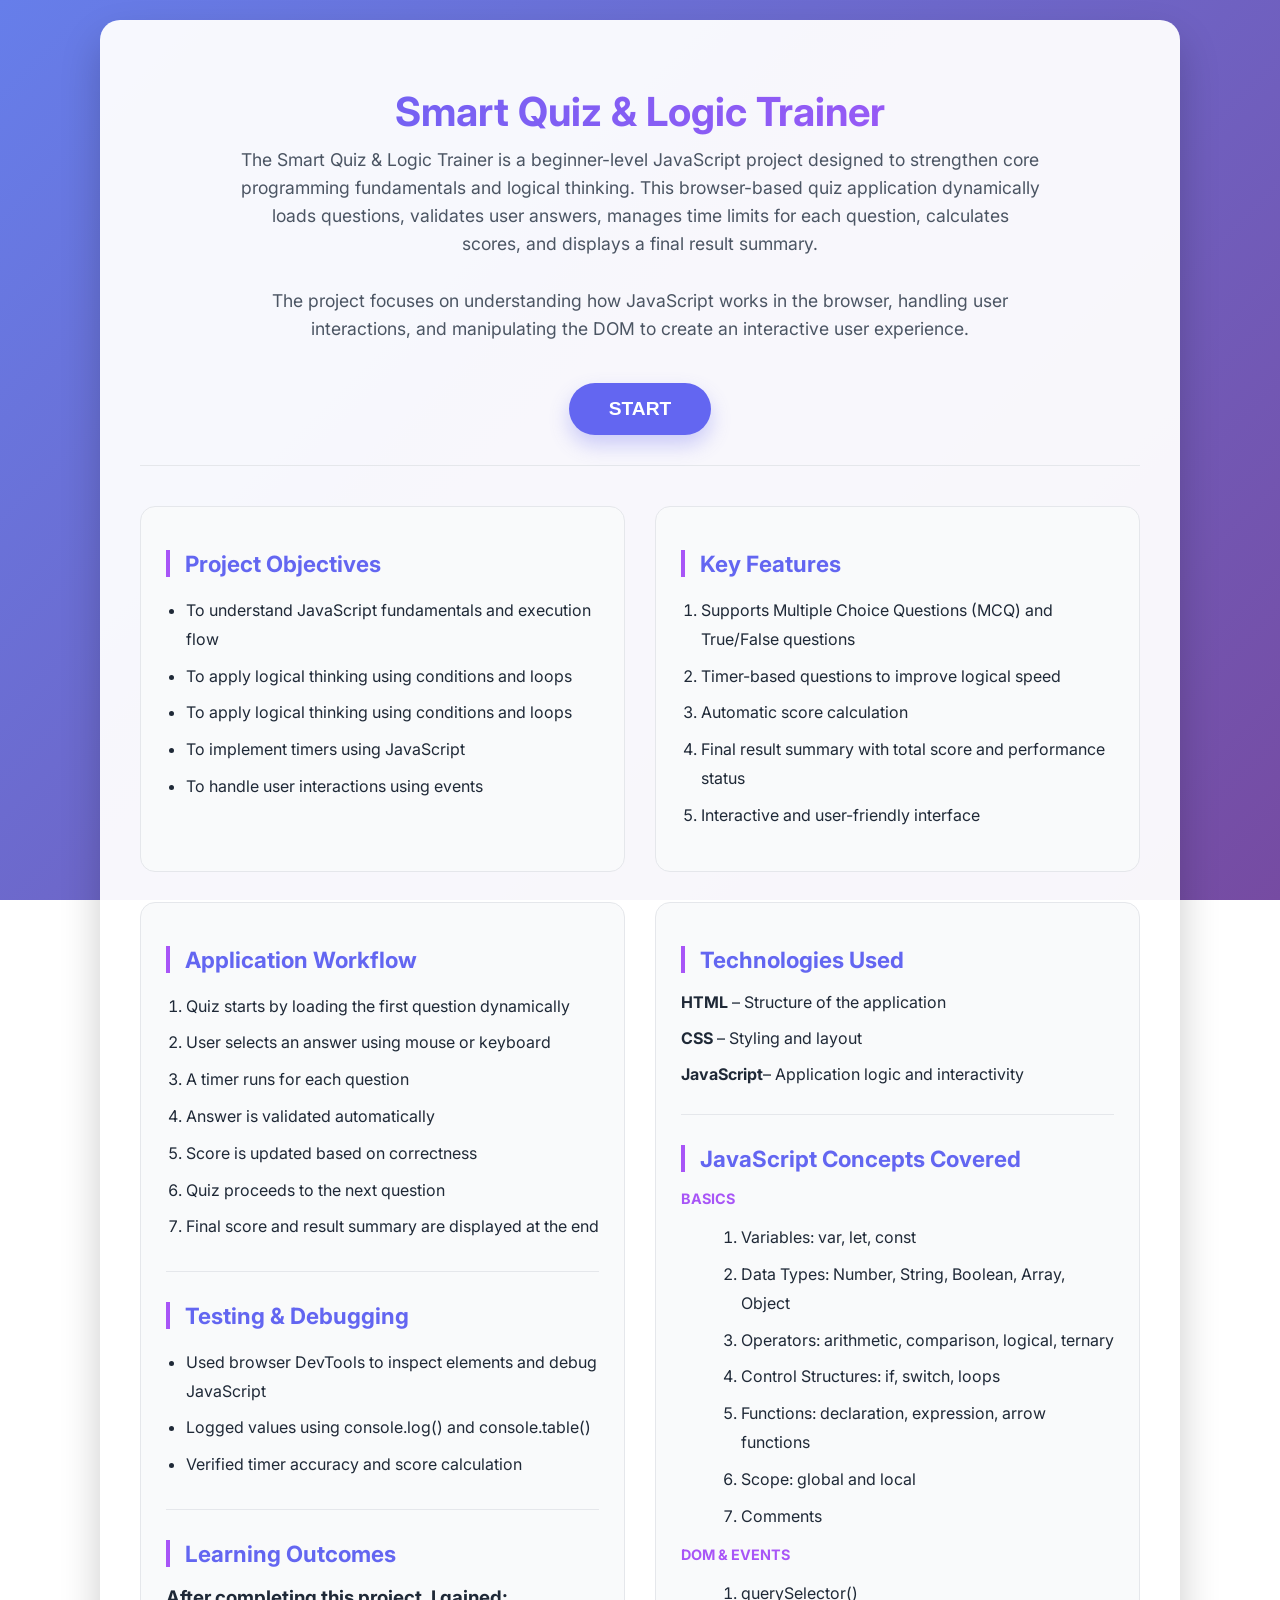
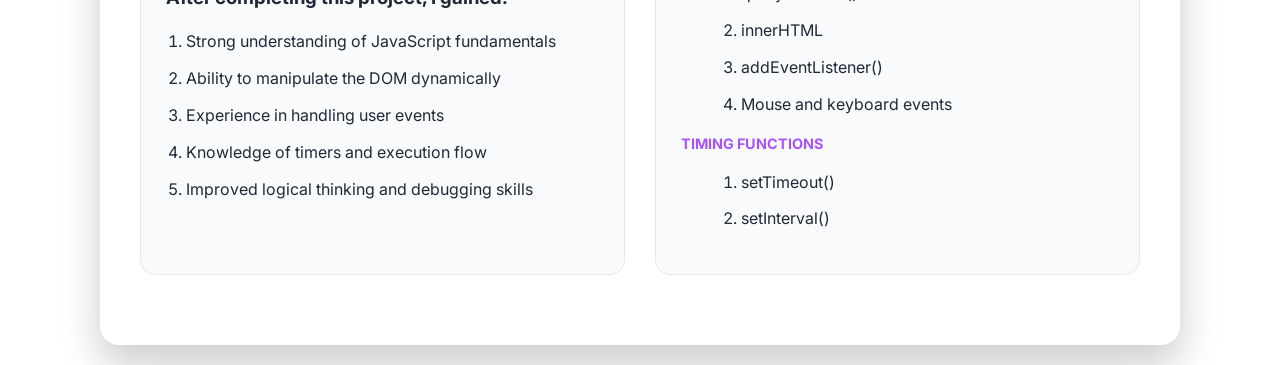
<file: index.html>
<!DOCTYPE html>
<html lang="en">
<head>
    <meta charset="UTF-8">
    <meta name="viewport" content="width=device-width, initial-scale=1.0">
    <title>JS Project 1</title>
    <link rel="stylesheet" href="style.css">
</head>
<body>
    <div class="main">
        <div class="container">
            <h1 class="headline">Smart Quiz & Logic Trainer</h1>
            <p class="para">The Smart Quiz & Logic Trainer is a beginner-level JavaScript project designed to strengthen core programming fundamentals and logical thinking. This browser-based quiz application dynamically loads questions, validates user answers, manages time limits for each question, calculates scores, and displays a final result summary.<br><br>
            The project focuses on understanding how JavaScript works in the browser, handling user interactions, and manipulating the DOM to create an interactive user experience.</p>
            <div class="start">
                <button class="start-button" onclick="startQuiz()">START</button>
            </div>
            <hr>
        </div>

        <script>
            function startQuiz() {
                window.location.href = "Qize.html";
            }
        </script>


        <div class="firstcon">
            <div class="objectives">
                <h2>Project Objectives</h2>
                <ul class="data">
                    <li>To understand JavaScript fundamentals and execution flow</li>
                    <li>To apply logical thinking using conditions and loops</li>
                    <li>To apply logical thinking using conditions and loops</li>
                    <li>To implement timers using JavaScript</li>
                    <li>To handle user interactions using events</li>
                </ul>
            </div>
            <div class="features-section">
                <h2>Key Features</h2>
                <ol>
                    <li>Supports Multiple Choice Questions (MCQ) and True/False questions</li>
                    <li>Timer-based questions to improve logical speed</li>
                    <li>Automatic score calculation</li>
                    <li>Final result summary with total score and performance status</li>
                    <li>Interactive and user-friendly interface</li>
                </ol>
            </div>
        </div>

        <div class="firstcon">
            <div class="left-column">
                <div class="workflow-section">
                    <h2>Application Workflow</h2>
                    <ol>
                        <li>Quiz starts by loading the first question dynamically</li>
                        <li>User selects an answer using mouse or keyboard</li>
                        <li>A timer runs for each question</li>
                        <li>Answer is validated automatically</li>
                        <li>Score is updated based on correctness</li>
                        <li>Quiz proceeds to the next question</li>
                        <li>Final score and result summary are displayed at the end</li>
                    </ol>
                </div>
                <hr>
                <div class="testing-section">
                    <h2>Testing & Debugging</h2>
                    <ul>
                        <li>Used browser DevTools to inspect elements and debug JavaScript</li>
                        <li>Logged values using console.log() and console.table()</li>
                        <li>Verified timer accuracy and score calculation</li>
                    </ul>
                </div>
                <hr>
                <div class="outcomes-section">
                    <h2>Learning Outcomes</h2>
                    <h3>After completing this project, I gained:</h3>
                    <ol>
                        <li>Strong understanding of JavaScript fundamentals</li>
                        <li>Ability to manipulate the DOM dynamically</li>
                        <li>Experience in handling user events</li>
                        <li>Knowledge of timers and execution flow</li>
                        <li>Improved logical thinking and debugging skills</li>
                    </ol>
                </div>
            </div>
            <div class="right-column">
                <div class="technologies-section">
                    <h2>Technologies Used</h2>
                    <p><b>HTML </b>– Structure of the application</p>
                    <p><b>CSS </b>– Styling and layout</p>
                    <p><b>JavaScript</b>– Application logic and interactivity</p>
                </div>
                <hr>
                <div class="concepts-section">
                    <h2>JavaScript Concepts Covered</h2>
                    <dl>
                        <dt>Basics</dt>
                        <dd>
                            <ol>
                                <li>Variables: var, let, const</li>
                                <li>Data Types: Number, String, Boolean, Array, Object</li>
                                <li>Operators: arithmetic, comparison, logical, ternary</li>
                                <li>Control Structures: if, switch, loops</li>
                                <li>Functions: declaration, expression, arrow functions</li>
                                <li>Scope: global and local</li>
                                <li>Comments</li>
                            </ol>
                        </dd>

                        <dt>DOM & Events</dt>
                        <dd>
                            <ol>
                                <li>querySelector()</li>
                                <li>innerHTML</li>
                                <li>addEventListener()</li>
                                <li>Mouse and keyboard events</li>
                            </ol>
                        </dd>
                        <dt>Timing Functions</dt>
                        <dd>
                            <ol>
                                <li>setTimeout()</li>
                                <li>setInterval()</li>
                            </ol>
                        </dd>
                    </dl>
                </div>
            </div>
        </div>
    </div>
</body>
</html>
</file>
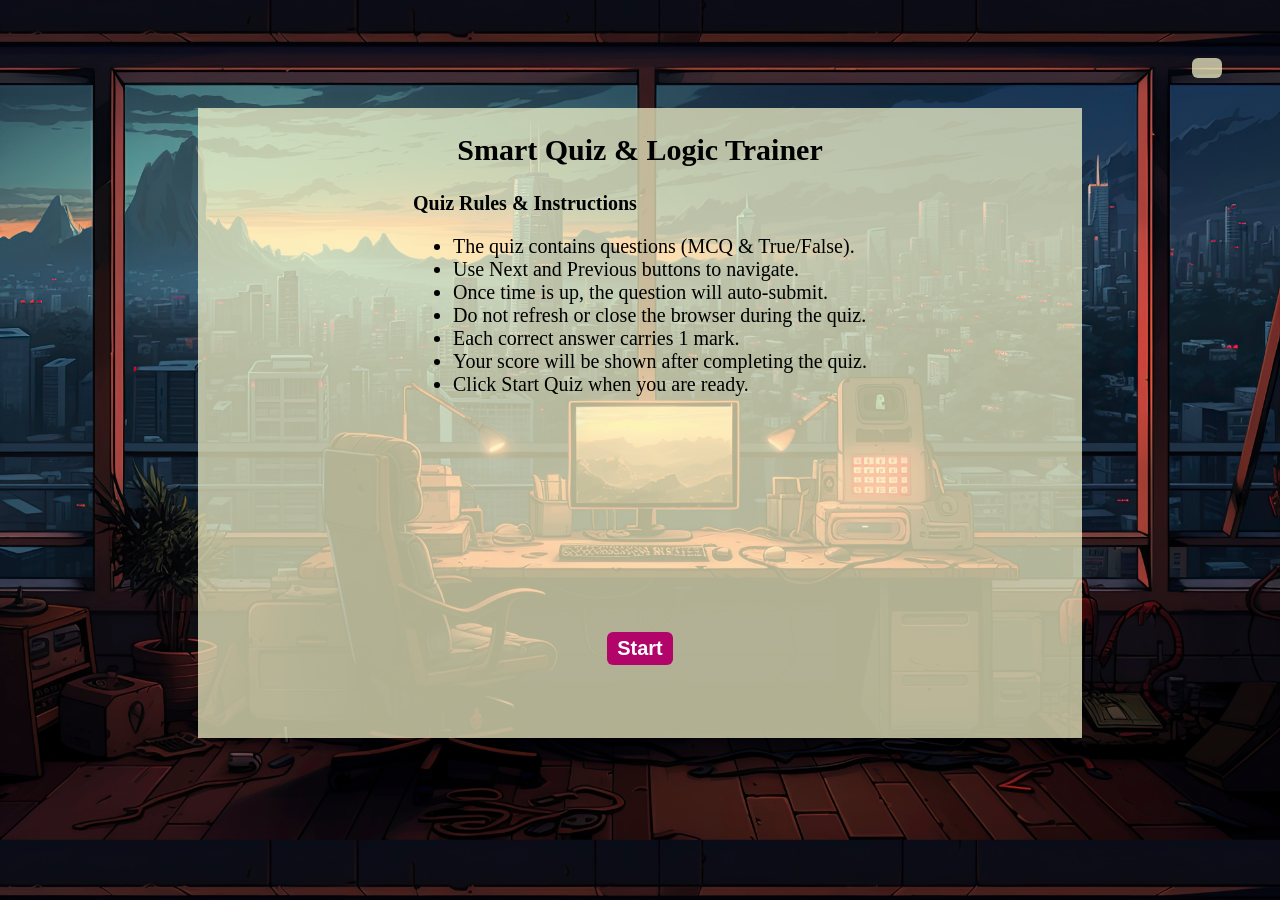
<file: Qize.html>
<!DOCTYPE html>
<html lang="en">
<head>
    <meta charset="UTF-8">
    <meta name="viewport" content="width=device-width, initial-scale=1.0">
    <title>Smart Quiz</title>
</head>
<body>
    <div id="timercont"><p id="timer"></p></div>
    <div id="containerx">
        <div id="main">
            <h2><center>Smart Quiz & Logic Trainer</center></h2>
            <p><b>Quiz Rules & Instructions</b></p>
            <ul id="rules">
                <li>The quiz contains questions (MCQ &amp; True/False).</li>
                <li>Use Next and Previous buttons to navigate.</li>
                <li>Once time is up, the question will auto-submit.</li>
                <li>Do not refresh or close the browser during the quiz.</li>
                <li>Each correct answer carries 1 mark.</li>
                <li>Your score will be shown after completing the quiz.</li>
                <li>Click Start Quiz when you are ready.</li>
            </ul>
        </div>
        
        <div id="btn">
            <button class="button" id="Start">Start</button>
        </div>
    </div>

    <script src="script.js"></script>
</body>

</html>
</file>
<file: style.css>
/* Import a modern font */
@import url('https://fonts.googleapis.com/css2?family=Inter:wght@300;400;600;700&display=swap');

:root {
    --primary-color: #6366f1;
    --secondary-color: #a855f7;
    --bg-gradient: linear-gradient(135deg, #667eea 0%, #764ba2 100%);
    --card-bg: rgba(255, 255, 255, 0.95);
    --text-main: #1f2937;
    --text-muted: #4b5563;
}

body {
    font-family: 'Inter', sans-serif;
    background: var(--bg-gradient);
    background-attachment: fixed;
    margin: 0;
    padding: 20px;
    color: var(--text-main);
    display: flex;
    justify-content: center;
}

.main {
    max-width: 1000px;
    width: 100%;
    background: var(--card-bg);
    padding: 40px;
    border-radius: 20px;
    box-shadow: 0 20px 40px rgba(0,0,0,0.2);
}

.container {
    text-align: center;
    margin-bottom: 40px;
}

.headline {
    font-size: 2.5rem;
    background: linear-gradient(to right, var(--primary-color), var(--secondary-color));
    -webkit-background-clip: text;
    -webkit-text-fill-color: transparent;
    margin-bottom: 10px;
}

.para {
    line-height: 1.6;
    color: var(--text-muted);
    font-size: 1.1rem;
    max-width: 800px;
    margin: 0 auto;
}

/* Layout Grid */
.firstcon {
    display: grid;
    grid-template-columns: 1fr 1fr;
    gap: 30px;
    margin-bottom: 30px;
}

h2 {
    color: var(--primary-color);
    border-left: 4px solid var(--secondary-color);
    padding-left: 15px;
    font-size: 1.4rem;
}

/* Cards / Sections */
.objectives, .features-section, .left-column, .right-column {
    background: #f9fafb;
    padding: 25px;
    border-radius: 15px;
    transition: transform 0.3s ease;
    border: 1px solid #e5e7eb;
}

.objectives:hover, .features-section:hover {
    transform: translateY(-5px);
}

ul, ol {
    padding-left: 20px;
    line-height: 1.8;
}

li {
    margin-bottom: 8px;
}

hr {
    border: 0;
    height: 1px;
    background: #e5e7eb;
    margin: 30px 0;
}

/* Specific styling for the concepts list */
dt {
    font-weight: 700;
    color: var(--secondary-color);
    margin-top: 15px;
    text-transform: uppercase;
    font-size: 0.9rem;
}

/* The Start Button */
.start {
    display: flex;
    justify-content: center;
    margin-top: 40px;
}

.start-button {
    background: var(--primary-color);
    color: white;
    border: none;
    padding: 15px 40px;
    font-size: 1.2rem;
    font-weight: 600;
    border-radius: 50px;
    cursor: pointer;
    transition: all 0.3s ease;
    box-shadow: 0 10px 20px rgba(99, 102, 241, 0.3);
}

.start-button:hover {
    background: var(--secondary-color);
    transform: scale(1.05);
    box-shadow: 0 15px 25px rgba(168, 85, 247, 0.4);
}

/* Responsive for Mobile */
@media (max-width: 768px) {
    .firstcon {
        grid-template-columns: 1fr;
    }
    
    .main {
        padding: 20px;
    }
}
</file>
